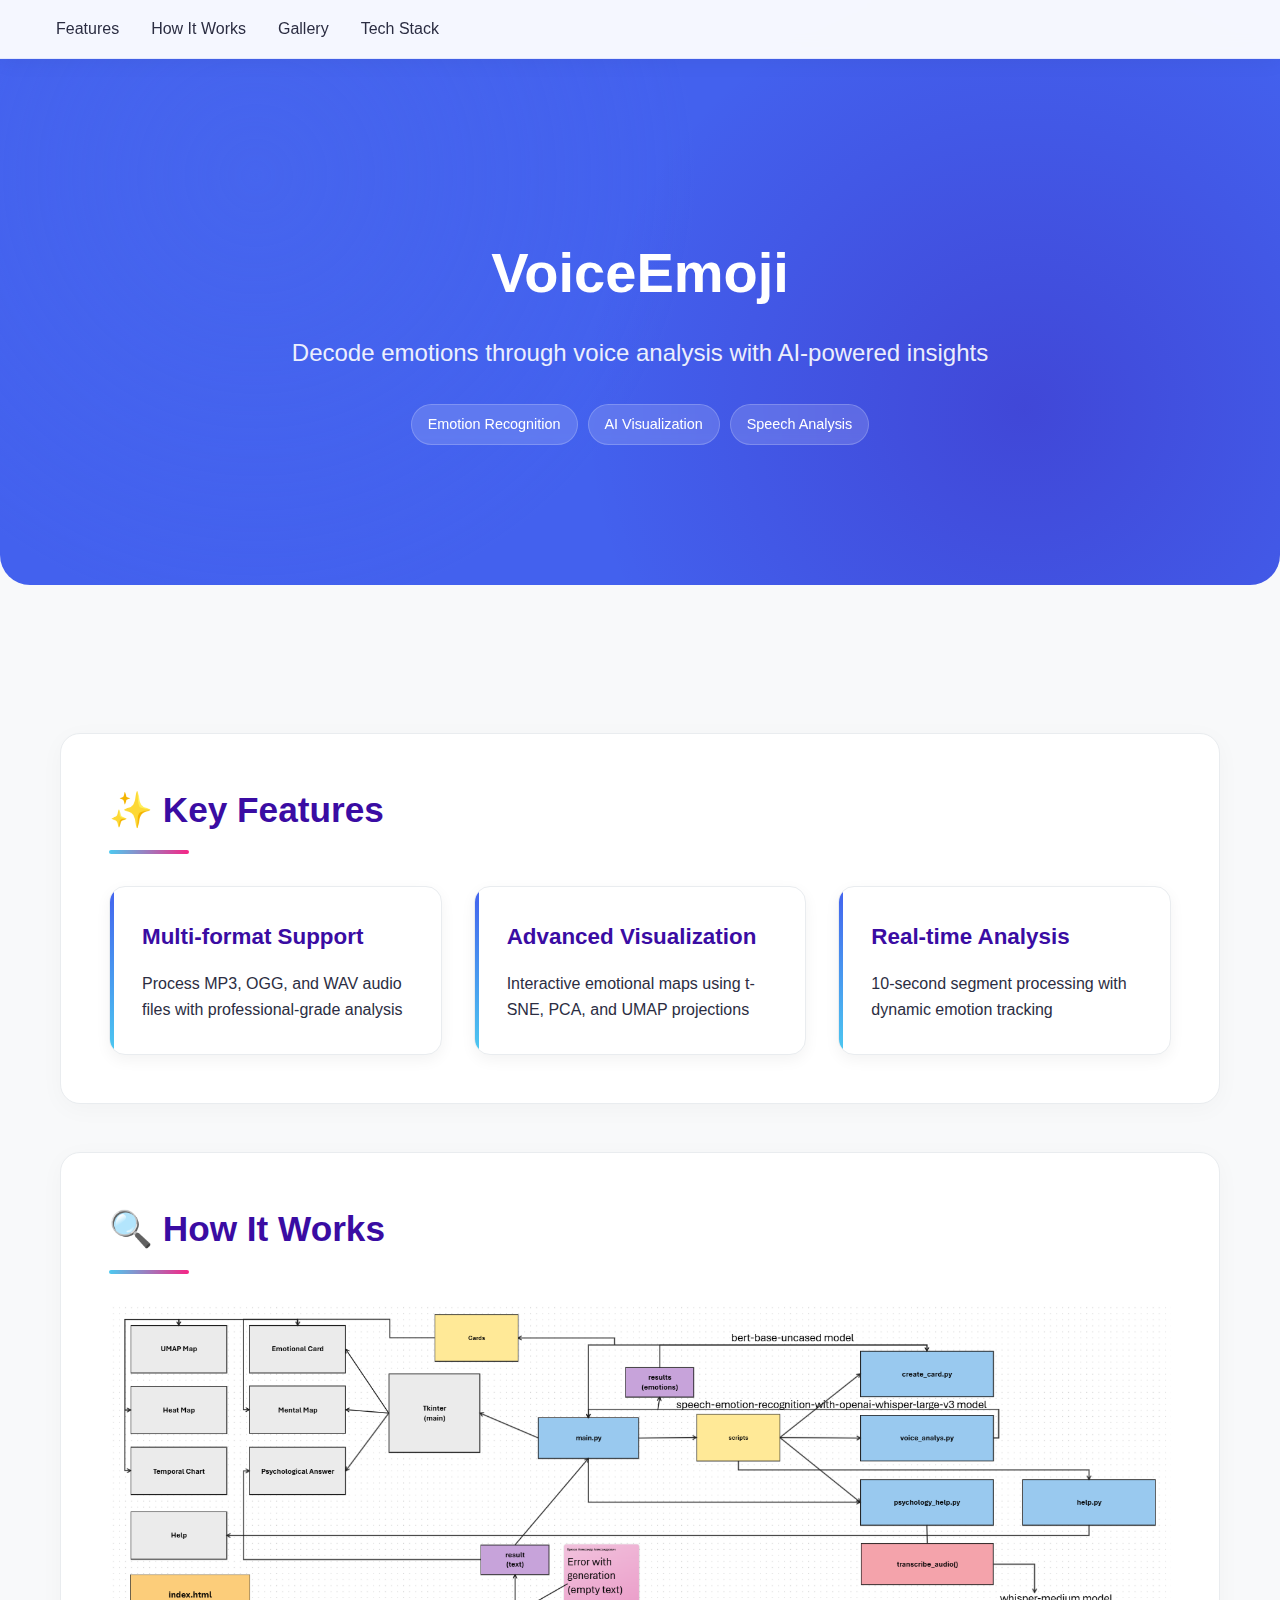
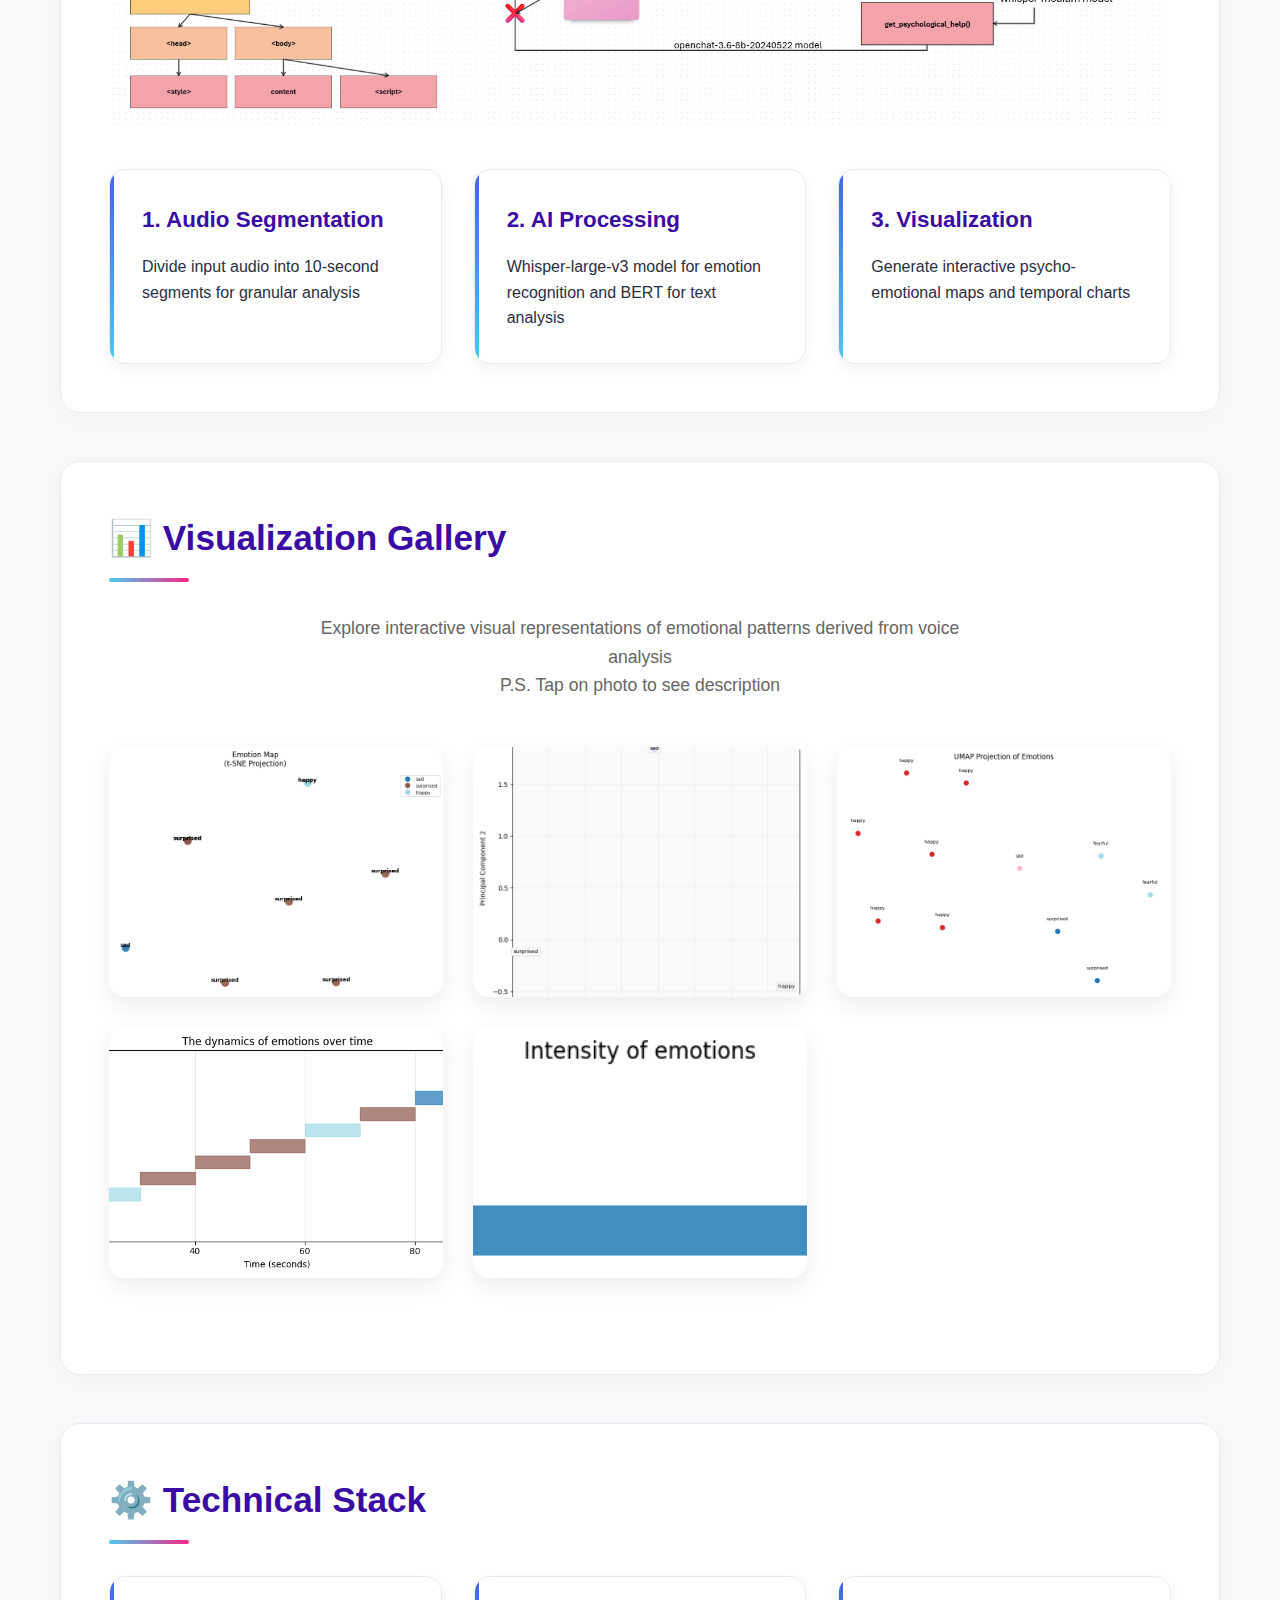
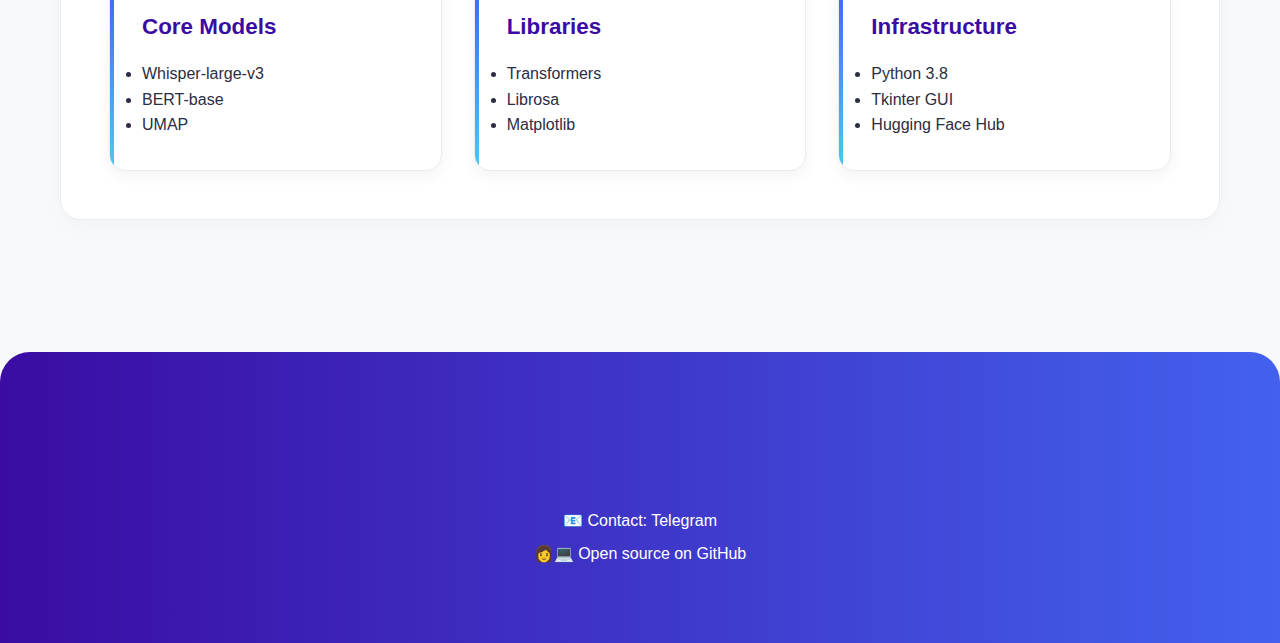
<file: index.html>
<!DOCTYPE html>
<html lang="en">
<head>
    <meta charset="UTF-8">
    <meta name="viewport" content="width=device-width, initial-scale=1.0">
    <title>VoiceEmoji - Emotion Analysis through Speech</title>
    <link href="scripts/styles.css" rel="stylesheet">
</head>
<body>
    <div class="nav-container">
        <nav>
            <ul>
                <li><a href="#features">Features</a></li>
                <li><a href="#how-it-works">How It Works</a></li>
                <li><a href="#gallery">Gallery</a></li>
                <li><a href="#tech-stack">Tech Stack</a></li>
            </ul>
        </nav>
    </div>

    <header style="background: var(--primary)">
        <div class="container">
            <h1>VoiceEmoji</h1>
            <p>Decode emotions through voice analysis with AI-powered insights</p>
            <div class="badges">
                <span class="badge">Emotion Recognition</span>
                <span class="badge">AI Visualization</span>
                <span class="badge">Speech Analysis</span>
            </div>
        </div>
    </header>

    <main class="container">
        <section id="features" class="section">
            <h2>✨ Key Features</h2>
            <div class="features">
                <div class="feature-card">
                    <h3>Multi-format Support</h3>
                    <p>Process MP3, OGG, and WAV audio files with professional-grade analysis</p>
                </div>
                <div class="feature-card">
                    <h3>Advanced Visualization</h3>
                    <p>Interactive emotional maps using t-SNE, PCA, and UMAP projections</p>
                </div>
                <div class="feature-card">
                    <h3>Real-time Analysis</h3>
                    <p>10-second segment processing with dynamic emotion tracking</p>
                </div>
            </div>
        </section>

        <section id="how-it-works" class="section">
            <h2>🔍 How It Works</h2>
            <img src="scheme.png" alt="System architecture diagram" style="width:100%">
            <div class="features" style="margin-top: 2rem;">
                <div class="feature-card">
                    <h3>1. Audio Segmentation</h3>
                    <p>Divide input audio into 10-second segments for granular analysis</p>
                </div>
                <div class="feature-card">
                    <h3>2. AI Processing</h3>
                    <p>Whisper-large-v3 model for emotion recognition and BERT for text analysis</p>
                </div>
                <div class="feature-card">
                    <h3>3. Visualization</h3>
                    <p>Generate interactive psycho-emotional maps and temporal charts</p>
                </div>
            </div>
        </section>

        <section id="gallery" class="section">
            <h2>📊 Visualization Gallery</h2>
            <p class="section-description">Explore interactive visual representations of emotional patterns derived from voice analysis
                <br/> P.S. Tap on photo to see description
            </p>
            
            <div class="gallery">
                <div class="gallery-item">
                    <div class="image-container">
                        <img src="cards/emotion_card.png" alt="Emotion Analysis Visualization">
                    </div>
                </div>

                <div class="gallery-item">
                    <div class="image-container">
                        <img src="cards/mental_map.png" alt="Cognitive State Visualization">
                    </div>
                </div>

                <div class="gallery-item">
                    <div class="image-container">
                        <img src="cards/umap_map.png" alt="Dimensionality Reduction Visualization">
                    </div>
                </div>

                <div class="gallery-item">
                    <div class="image-container">
                        <img src="cards/temporal_chart.png" alt="Temporal Emotion Tracking">
                    </div>
                </div>

                <div class="gallery-item">
                    <div class="image-container">
                        <img src="cards/heatmap.png" alt="Feature Correlation Analysis">
                    </div>
                </div>
            </div>
        </section>

        <div class="image-overlay">
            <div class="overlay-content">
                <h3>Emotion Spectrum</h3>
                <p>Multidimensional mapping of vocal emotional signatures</p>
                <div class="tech-tags">
                    <span>t-SNE</span>
                    <span>PCA</span>
                </div>
            </div>
        </div>

        <section id="tech-stack" class="section">
            <h2>⚙️ Technical Stack</h2>
            <div class="features">
                <div class="feature-card">
                    <h3>Core Models</h3>
                    <ul>
                        <li>Whisper-large-v3</li>
                        <li>BERT-base</li>
                        <li>UMAP</li>
                    </ul>
                </div>
                <div class="feature-card">
                    <h3>Libraries</h3>
                    <ul>
                        <li>Transformers</li>
                        <li>Librosa</li>
                        <li>Matplotlib</li>
                    </ul>
                </div>
                <div class="feature-card">
                    <h3>Infrastructure</h3>
                    <ul>
                        <li>Python 3.8</li>
                        <li>Tkinter GUI</li>
                        <li>Hugging Face Hub</li>
                    </ul>
                </div>
            </div>
        </section>
    </main>

    <footer>
        <div class="container">
            <p>📧 Contact: <a href="https://t.me/bez_organov" style="color: white;">Telegram</a></p>
            <p>👩💻 Open source on GitHub</p>
        </div>
    </footer>

    <script src="scripts/script.js"></script>
</body>
</html>
</file>
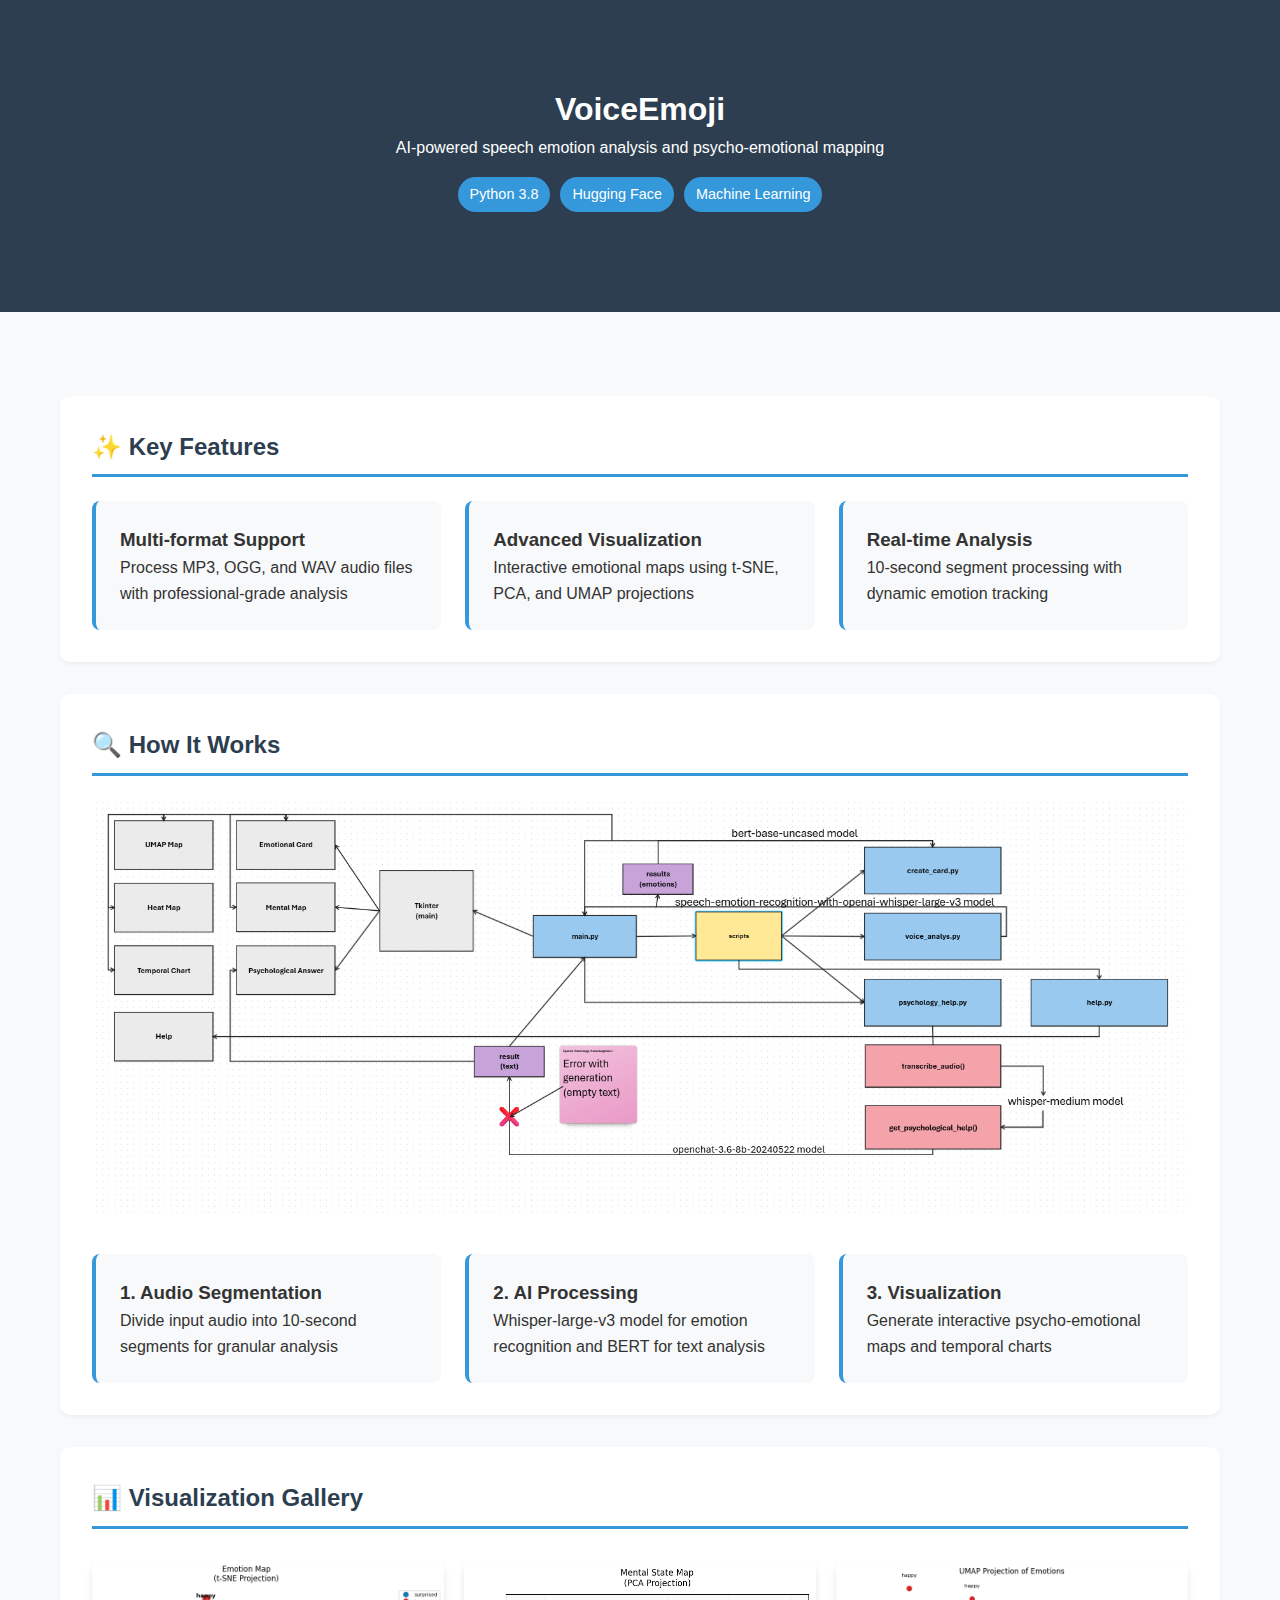
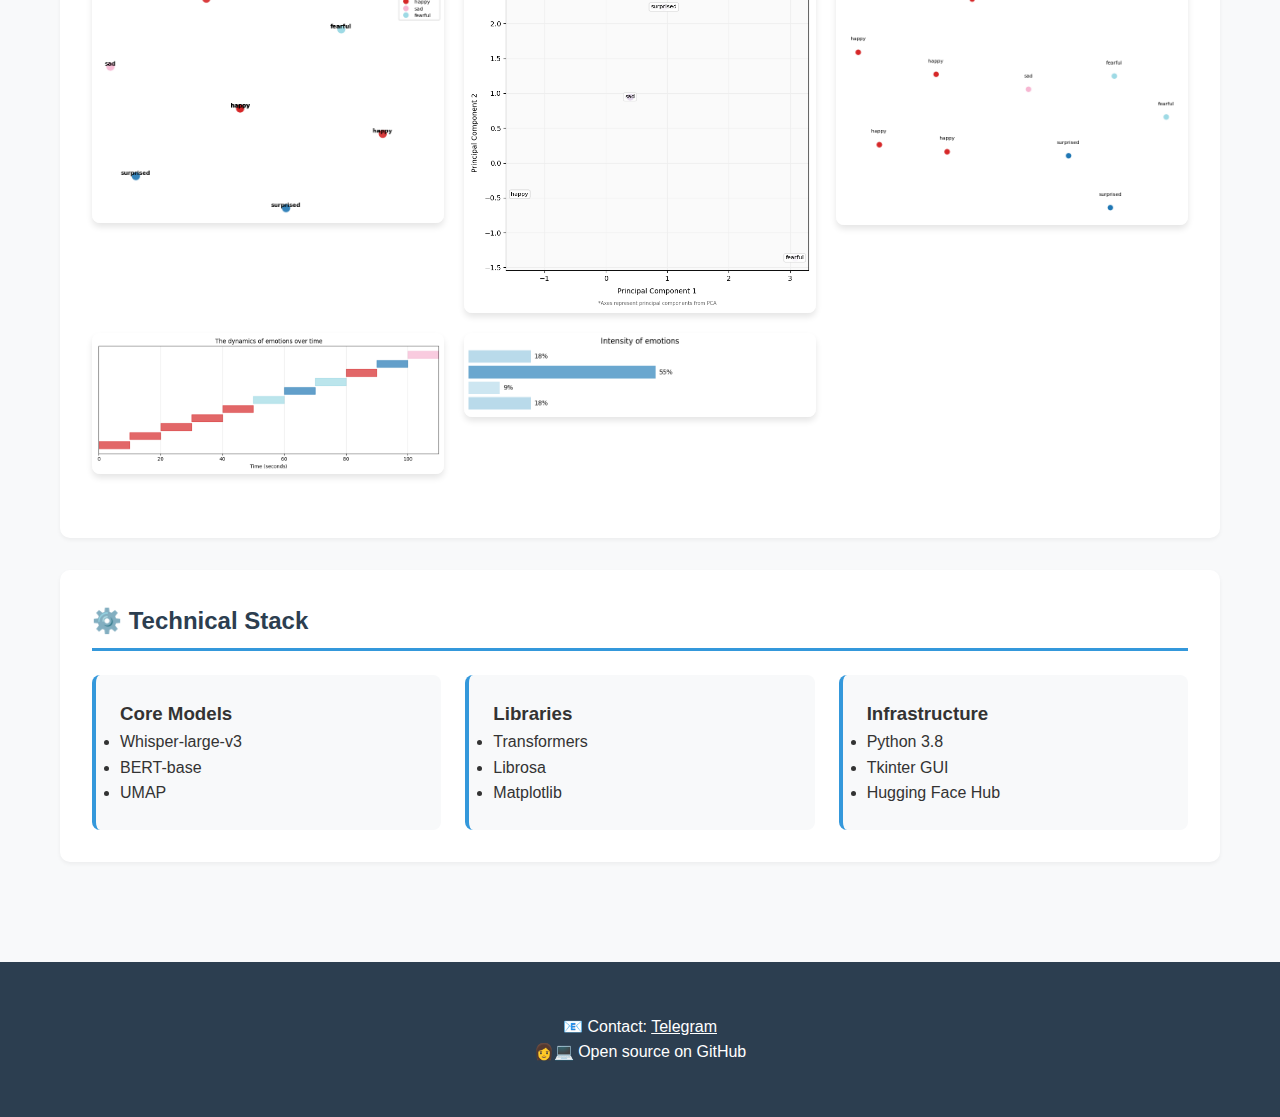
<file: website/index.html>
<!DOCTYPE html>
<html lang="en">
<head>
    <meta charset="UTF-8">
    <meta name="viewport" content="width=device-width, initial-scale=1.0">
    <title>VoiceEmoji - Emotion Analysis through Speech</title>
    <style>
        :root {
            --primary: #2c3e50;
            --secondary: #3498db;
            --background: #f8f9fa;
        }

        * {
            box-sizing: border-box;
            margin: 0;
            padding: 0;
        }

        body {
            font-family: 'Segoe UI', sans-serif;
            line-height: 1.6;
            background-color: var(--background);
            color: #333;
        }

        .container {
            max-width: 1200px;
            margin: 0 auto;
            padding: 20px;
        }

        header {
            background: var(--primary);
            color: white;
            padding: 4rem 0;
            text-align: center;
            margin-bottom: 2rem;
        }

        .badges {
            margin: 1rem 0;
            display: flex;
            gap: 10px;
            justify-content: center;
            flex-wrap: wrap;
        }

        .badge {
            padding: 6px 12px;
            border-radius: 20px;
            font-size: 0.9rem;
            background: var(--secondary);
            color: white;
        }

        .gallery {
            display: grid;
            grid-template-columns: repeat(auto-fit, minmax(300px, 1fr));
            gap: 20px;
            margin: 2rem 0;
        }

        .gallery img {
            width: 100%;
            border-radius: 8px;
            box-shadow: 0 4px 6px rgba(0,0,0,0.1);
            transition: transform 0.3s ease;
        }

        .gallery img:hover {
            transform: translateY(-5px);
        }

        .section {
            background: white;
            padding: 2rem;
            border-radius: 10px;
            margin: 2rem 0;
            box-shadow: 0 2px 4px rgba(0,0,0,0.05);
        }

        h2 {
            color: var(--primary);
            margin-bottom: 1.5rem;
            border-bottom: 3px solid var(--secondary);
            padding-bottom: 0.5rem;
        }

        .features {
            display: grid;
            gap: 1.5rem;
            grid-template-columns: repeat(auto-fit, minmax(250px, 1fr));
        }

        .feature-card {
            padding: 1.5rem;
            background: #f8f9fa;
            border-radius: 8px;
            border-left: 4px solid var(--secondary);
        }

        footer {
            background: var(--primary);
            color: white;
            text-align: center;
            padding: 2rem 0;
            margin-top: 3rem;
        }

        @media (max-width: 768px) {
            .container {
                padding: 10px;
            }
            
            .gallery {
                grid-template-columns: 1fr;
            }
        }
    </style>
</head>
<body>
    <header>
        <div class="container">
            <h1>VoiceEmoji</h1>
            <p>AI-powered speech emotion analysis and psycho-emotional mapping</p>
            <div class="badges">
                <span class="badge">Python 3.8</span>
                <span class="badge">Hugging Face</span>
                <span class="badge">Machine Learning</span>
            </div>
        </div>
    </header>

    <main class="container">
        <section class="section">
            <h2>✨ Key Features</h2>
            <div class="features">
                <div class="feature-card">
                    <h3>Multi-format Support</h3>
                    <p>Process MP3, OGG, and WAV audio files with professional-grade analysis</p>
                </div>
                <div class="feature-card">
                    <h3>Advanced Visualization</h3>
                    <p>Interactive emotional maps using t-SNE, PCA, and UMAP projections</p>
                </div>
                <div class="feature-card">
                    <h3>Real-time Analysis</h3>
                    <p>10-second segment processing with dynamic emotion tracking</p>
                </div>
            </div>
        </section>

        <section class="section">
            <h2>🔍 How It Works</h2>
            <img src="images/scheme.png" alt="System architecture diagram" style="width:100%">
            <div class="features" style="margin-top: 2rem;">
                <div class="feature-card">
                    <h3>1. Audio Segmentation</h3>
                    <p>Divide input audio into 10-second segments for granular analysis</p>
                </div>
                <div class="feature-card">
                    <h3>2. AI Processing</h3>
                    <p>Whisper-large-v3 model for emotion recognition and BERT for text analysis</p>
                </div>
                <div class="feature-card">
                    <h3>3. Visualization</h3>
                    <p>Generate interactive psycho-emotional maps and temporal charts</p>
                </div>
            </div>
        </section>

        <section class="section">
            <h2>📊 Visualization Gallery</h2>
            <div class="gallery">
                <img src="images/emotion_card.png" alt="Emotion Map">
                <img src="images/mental_map.png" alt="Mental Map">
                <img src="images/umap_map.png" alt="UMAP Projection">
                <img src="images/temporal_chart.png" alt="Temporal Chart">
                <img src="images/heatmap.png" alt="Heatmap">
            </div>
        </section>

        <section class="section">
            <h2>⚙️ Technical Stack</h2>
            <div class="features">
                <div class="feature-card">
                    <h3>Core Models</h3>
                    <ul>
                        <li>Whisper-large-v3</li>
                        <li>BERT-base</li>
                        <li>UMAP</li>
                    </ul>
                </div>
                <div class="feature-card">
                    <h3>Libraries</h3>
                    <ul>
                        <li>Transformers</li>
                        <li>Librosa</li>
                        <li>Matplotlib</li>
                    </ul>
                </div>
                <div class="feature-card">
                    <h3>Infrastructure</h3>
                    <ul>
                        <li>Python 3.8</li>
                        <li>Tkinter GUI</li>
                        <li>Hugging Face Hub</li>
                    </ul>
                </div>
            </div>
        </section>
    </main>

    <footer>
        <div class="container">
            <p>📧 Contact: <a href="https://t.me/bez_organov" style="color: white;">Telegram</a></p>
            <p>👩💻 Open source on GitHub</p>
        </div>
    </footer>
</body>
</html>
</file>
<file: scripts/styles.css>
:root {
    --primary: #4361ee;
    --secondary: #3a0ca3; 
    --accent: #4cc9f0;     
    --accent2: #f72585;   
    --background: #f8f9fa;
    --text: #2b2d42;
    --light: #e9ecef;
}

* {
    box-sizing: border-box;
    margin: 0;
    padding: 0;
}

body {
    font-family: 'Inter', -apple-system, BlinkMacSystemFont, 'Segoe UI', sans-serif;
    line-height: 1.6;
    background-color: var(--background);
    color: var(--text);
}

.nav-container {
    background: rgba(255, 255, 255, 0.95);
    backdrop-filter: blur(10px);
    position: fixed;
    width: 100%;
    top: 0;
    z-index: 1000;
    box-shadow: 0 4px 20px rgba(0,0,0,0.05);
    transition: all 0.3s ease;
    border-bottom: 1px solid rgba(67, 97, 238, 0.1);
}

nav {
    max-width: 1200px;
    margin: 0 auto;
    padding: 1rem;
}

nav ul {
    display: flex;
    gap: 2rem;
    list-style: none;
}

nav a {
    color: var(--text);
    text-decoration: none;
    font-weight: 500;
    transition: all 0.3s;
    position: relative;
    padding: 0.5rem 0;
}

nav a:hover {
    color: var(--primary);
}

nav a::after {
    content: '';
    position: absolute;
    bottom: 0;
    left: 0;
    width: 0;
    height: 2px;
    background: var(--primary);
    transition: width 0.3s ease;
}

nav a:hover::after {
    width: 100%;
}

.container {
    max-width: 1200px;
    margin: 0 auto;
    padding: 20px;
    margin-top: 80px;
}

header {
    background: linear-gradient(135deg, var(--primary) 0%, var(--secondary) 100%);
    color: white;
    padding: 8rem 0 6rem;
    text-align: center;
    margin-bottom: 3rem;
    border-radius: 0 0 30px 30px;
    position: relative;
    overflow: hidden;
}

header::before {
    content: '';
    position: absolute;
    top: 0;
    left: 0;
    width: 100%;
    height: 100%;
    background: 
        radial-gradient(circle at 20% 30%, rgba(74, 107, 238, 0.4) 0%, transparent 40%),
        radial-gradient(circle at 80% 70%, rgba(58, 12, 163, 0.3) 0%, transparent 40%);
}

header h1 {
    font-size: 3.5rem;
    margin-bottom: 1rem;
    position: relative;
    z-index: 2;
}

header p {
    font-size: 1.5rem;
    max-width: 700px;
    margin: 0 auto 2rem;
    position: relative;
    z-index: 2;
    opacity: 0.9;
}

.badges {
    margin: 1.5rem 0;
    display: flex;
    gap: 10px;
    justify-content: center;
    flex-wrap: wrap;
    position: relative;
    z-index: 2;
}

.badge {
    padding: 8px 16px;
    border-radius: 50px;
    font-size: 0.9rem;
    background: rgba(255, 255, 255, 0.15);
    backdrop-filter: blur(5px);
    color: white;
    border: 1px solid rgba(255, 255, 255, 0.2);
    transition: all 0.3s;
}

.badge:hover {
    background: rgba(255, 255, 255, 0.25);
    transform: translateY(-2px);
}

.section {
    background: white;
    padding: 3rem;
    border-radius: 20px;
    margin: 3rem 0;
    box-shadow: 0 5px 25px rgba(0,0,0,0.03);
    border: 1px solid var(--light);
    transition: transform 0.3s ease, box-shadow 0.3s ease;
}

.section:hover {
    transform: translateY(-5px);
    box-shadow: 0 8px 30px rgba(67, 97, 238, 0.1);
}

h2 {
    color: var(--secondary);
    margin-bottom: 2rem;
    padding-bottom: 1rem;
    position: relative;
    font-size: 2.2rem;
}

h2::after {
    content: '';
    position: absolute;
    bottom: 0;
    left: 0;
    width: 80px;
    height: 4px;
    background: linear-gradient(90deg, var(--accent), var(--accent2));
    border-radius: 2px;
}

.features {
    display: grid;
    gap: 2rem;
    grid-template-columns: repeat(auto-fit, minmax(280px, 1fr));
}

.feature-card {
    padding: 2rem;
    background: white;
    border-radius: 16px;
    transition: all 0.3s cubic-bezier(0.175, 0.885, 0.32, 1.275);
    box-shadow: 0 5px 15px rgba(0,0,0,0.05);
    border: 1px solid var(--light);
    position: relative;
    overflow: hidden;
}

.feature-card::before {
    content: '';
    position: absolute;
    top: 0;
    left: 0;
    width: 4px;
    height: 100%;
    background: linear-gradient(to bottom, var(--primary), var(--accent));
}

.feature-card:hover {
    transform: translateY(-8px);
    box-shadow: 0 12px 30px rgba(67, 97, 238, 0.15);
}

.feature-card h3 {
    font-size: 1.4rem;
    margin-bottom: 1rem;
    color: var(--secondary);
}

footer {
    background: linear-gradient(to right, var(--secondary), var(--primary));
    color: white;
    text-align: center;
    padding: 3rem 0;
    margin-top: 4rem;
    border-radius: 30px 30px 0 0;
}

footer p {
    margin: 0.5rem 0;
}

footer a {
    color: var(--accent);
    text-decoration: none;
    transition: all 0.3s;
}

footer a:hover {
    text-decoration: underline;
    color: white;
}

#gallery .section-description {
    text-align: center;
    margin-bottom: 3rem;
    color: #666;
    font-size: 1.1rem;
    max-width: 700px;
    margin-left: auto;
    margin-right: auto;
}

.gallery {
    display: grid;
    grid-template-columns: repeat(auto-fit, minmax(300px, 1fr));
    gap: 30px;
    margin: 3rem 0;
}

.gallery-item {
    position: relative;
    border-radius: 16px;
    overflow: hidden;
    transition: all 0.4s cubic-bezier(0.175, 0.885, 0.32, 1.275);
    box-shadow: 0 8px 25px rgba(0,0,0,0.08);
    aspect-ratio: 4/3;
}

.gallery-item:hover {
    transform: translateY(-10px) scale(1.02);
    box-shadow: 0 15px 40px rgba(67, 97, 238, 0.2);
}

.image-container {
    position: relative;
    overflow: hidden;
    background: #f0f4ff;
    display: flex;
    justify-content: center;
    align-items: center;
    height: 100%;
}

.gallery img {
    width: 100%;
    height: 100%;
    object-fit: cover;
    transition: transform 0.5s ease;
}

.gallery-item:hover img {
    transform: scale(1.05);
}

.image-overlay {
    position: fixed;
    bottom: 20px; 
    left: 50%;
    transform: translateX(-50%); 
    width: 90%; 
    max-width: 600px; 
    background: rgba(58, 12, 163, 0.9);
    backdrop-filter: blur(10px);
    color: white;
    border-radius: 16px;
    padding: 1.5rem;
    box-shadow: 0 15px 40px rgba(0,0,0,0.3);
    z-index: 1000;
    border: 1px solid rgba(255, 255, 255, 0.1);
    display: none; 
}

.overlay-content {
    color: white;
    padding: 0.5rem;
}

.overlay-content h3 {
    font-size: 1.6rem;
    margin-bottom: 0.8rem;
    font-weight: 600;
    letter-spacing: 0.5px;
    background: linear-gradient(90deg, #fff, var(--accent));
    -webkit-background-clip: text;
    background-clip: text;
    color: transparent;
}

.overlay-content p {
    font-size: 1.05rem;
    line-height: 1.6;
    opacity: 0.85;
    margin-bottom: 1.2rem;
}

.tech-tags {
    display: flex;
    gap: 0.7rem;
    flex-wrap: wrap;
}

.tech-tags span {
    background: rgba(255,255,255,0.15);
    backdrop-filter: blur(4px);
    padding: 0.4rem 1rem;
    border-radius: 50px;
    font-size: 0.85rem;
    border: 1px solid rgba(255,255,255,0.2);
    font-weight: 500;
}

@media (max-width: 768px) {
    nav ul {
        gap: 1.2rem;
        justify-content: center;
    }
    
    header {
        padding: 6rem 0 4rem;
    }
    
    header h1 {
        font-size: 2.5rem;
    }
    
    header p {
        font-size: 1.2rem;
    }
    
    .section {
        padding: 2rem 1.5rem;
    }
    
    .gallery {
        grid-template-columns: 1fr;
    }
    
    .image-overlay {
        width: calc(100% - 40px);
        bottom: 20px;
        right: 20px;
        left: 20px;
    }
}

@media (max-width: 480px) {
    nav ul {
        flex-wrap: wrap;
    }
    
    .features {
        grid-template-columns: 1fr;
    }
    
    header h1 {
        font-size: 2rem;
    }
}

@keyframes fadeIn {
    from { opacity: 0; transform: translateY(20px); }
    to { opacity: 1; transform: translateY(0); }
}

.section {
    animation: fadeIn 0.6s ease-out forwards;
}

@media (max-width: 768px) {
    .image-overlay {
        width: calc(100% - 40px);
        max-width: none;
        left: 20px;
        transform: none;
    }
}

@media (max-width: 480px) {
    .image-overlay {
        padding: 1rem;
    }
}

@media (max-width: 768px) {
    .gallery-item {
        cursor: pointer; 
    }
    
    .image-overlay {
        bottom: 10px;
        left: 20px;
        right: 20px;
        width: calc(100% - 40px);
        transform: none;
        max-width: none;
    }
}

#features { animation-delay: 0.1s; }
#how-it-works { animation-delay: 0.2s; }
#gallery { animation-delay: 0.3s; }
#tech-stack { animation-delay: 0.4s; }
</file>
